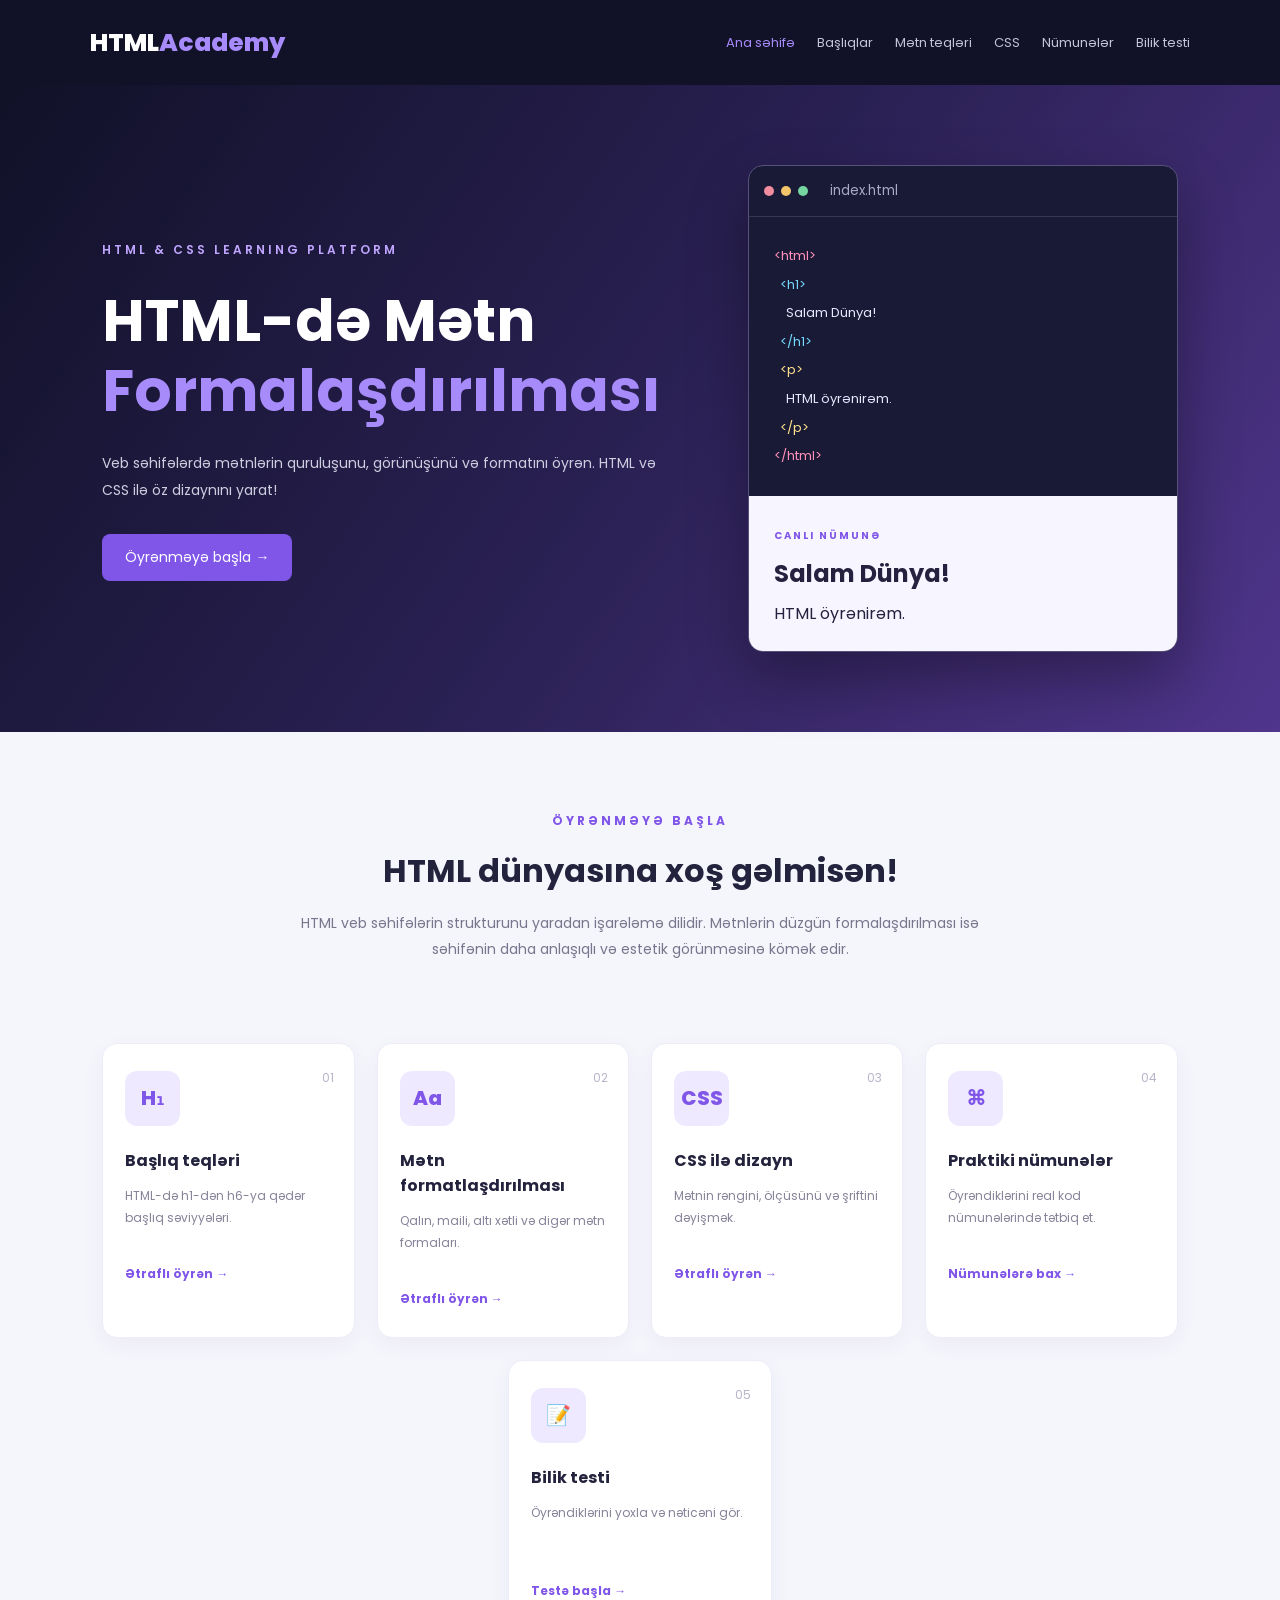
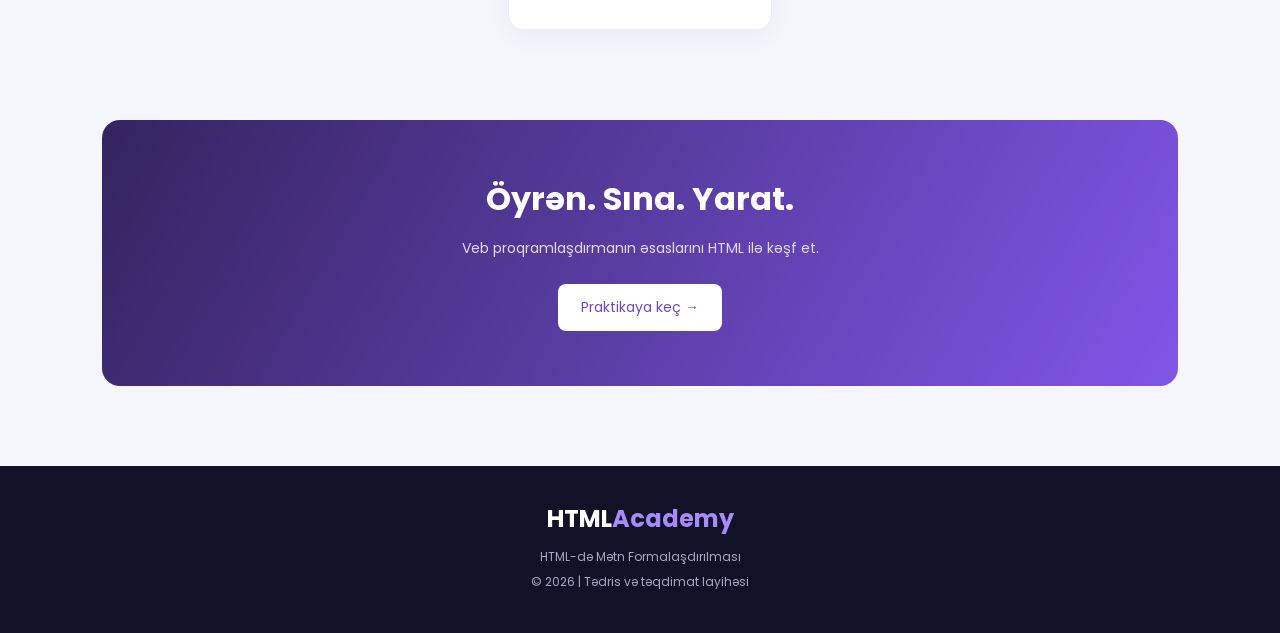
<file: index.html>
<!DOCTYPE html>
<html lang="az">
<head>
    <meta charset="UTF-8">
    <meta name="viewport" content="width=device-width, initial-scale=1.0">
    <title>HTML Academy | Ana səhifə</title>
    <link rel="stylesheet" href="stil.css">
</head>
<body>

<header class="header">
    <a href="index.html" class="logo">HTML<span>Academy</span></a>

    <nav>
        <a href="index.html" class="active">Ana səhifə</a>
        <a href="headings.html">Başlıqlar</a>
        <a href="formatting.html">Mətn teqləri</a>
        <a href="css.html">CSS</a>
        <a href="examples.html">Nümunələr</a>
        <a href="test.html">Bilik testi</a>
    </nav>
</header>

<section class="hero">
    <div class="hero-content">
        <span class="label">HTML & CSS LEARNING PLATFORM</span>

        <h1>
            HTML-də Mətn
            <span>Formalaşdırılması</span>
        </h1>

        <p>
            Veb səhifələrdə mətnlərin quruluşunu,
            görünüşünü və formatını öyrən.
            HTML və CSS ilə öz dizaynını yarat!
        </p>

        <a href="headings.html" class="btn">
            Öyrənməyə başla →
        </a>
    </div>

    <div class="hero-visual">
        <div class="code-window">
            <div class="window-top">
                <span></span><span></span><span></span>
                <small>index.html</small>
            </div>

            <div class="code-content">
                <p><span class="pink">&lt;html&gt;</span></p>
                <p>&nbsp;&nbsp;<span class="blue">&lt;h1&gt;</span></p>
                <p>&nbsp;&nbsp;&nbsp;&nbsp;Salam Dünya!</p>
                <p>&nbsp;&nbsp;<span class="blue">&lt;/h1&gt;</span></p>
                <p>&nbsp;&nbsp;<span class="yellow">&lt;p&gt;</span></p>
                <p>&nbsp;&nbsp;&nbsp;&nbsp;HTML öyrənirəm.</p>
                <p>&nbsp;&nbsp;<span class="yellow">&lt;/p&gt;</span></p>
                <p><span class="pink">&lt;/html&gt;</span></p>
            </div>

            <div class="code-result">
                <small>CANLI NÜMUNƏ</small>
                <h2>Salam Dünya!</h2>
                <p>HTML öyrənirəm.</p>
            </div>
        </div>
    </div>

</section>


<section class="intro">
    <span class="section-label">ÖYRƏNMƏYƏ BAŞLA</span>
    <h2>HTML dünyasına xoş gəlmisən!</h2>
    <p class="intro-text">
        HTML veb səhifələrin strukturunu yaradan
        işarələmə dilidir. Mətnlərin düzgün
        formalaşdırılması isə səhifənin daha
        anlaşıqlı və estetik görünməsinə kömək edir.
    </p>
</section>

<section class="topics">
    <a href="headings.html" class="topic-card">
        <div class="topic-icon">H₁</div>
        <span class="number">01</span>
        <h3>Başlıq teqləri</h3>
        <p>HTML-də h1-dən h6-ya qədər başlıq səviyyələri.</p>
        <span class="card-link">Ətraflı öyrən →</span>
    </a>

    <a href="formatting.html" class="topic-card">
        <div class="topic-icon">Aa</div>
        <span class="number">02</span>
        <h3>Mətn formatlaşdırılması</h3>
        <p>Qalın, maili, altı xətli və digər mətn formaları.</p>
        <span class="card-link">Ətraflı öyrən →</span>
    </a>

    <a href="css.html" class="topic-card">
        <div class="topic-icon">CSS</div>
        <span class="number">03</span>
        <h3>CSS ilə dizayn</h3>
        <p>Mətnin rəngini, ölçüsünü və şriftini dəyişmək.</p>
        <span class="card-link">Ətraflı öyrən →</span>
    </a>

    <a href="examples.html" class="topic-card">
        <div class="topic-icon">⌘</div>
        <span class="number">04</span>
        <h3>Praktiki nümunələr</h3>
        <p>Öyrəndiklərini real kod nümunələrində tətbiq et.</p>
        <span class="card-link">Nümunələrə bax →</span>
    </a>

    <a href="test.html" class="topic-card">
    <div class="topic-icon">📝</div>
    <span class="number">05</span>
    <h3>Bilik testi</h3>
    <p>Öyrəndiklərini yoxla və nəticəni gör.</p>
    <span class="card-link">Testə başla →</span>
</a>

</section>

<section class="banner">
    <h2>Öyrən. Sına. Yarat.</h2>
    <p>Veb proqramlaşdırmanın əsaslarını HTML ilə kəşf et.</p>
    <a href="examples.html" class="btn">Praktikaya keç →</a>
</section>

<footer>
    <h3>HTML<span>Academy</span></h3>
    <p>HTML-də Mətn Formalaşdırılması</p>
    <p>© 2026 | Tədris və təqdimat layihəsi</p>
</footer>

</body>
</html>
</file>
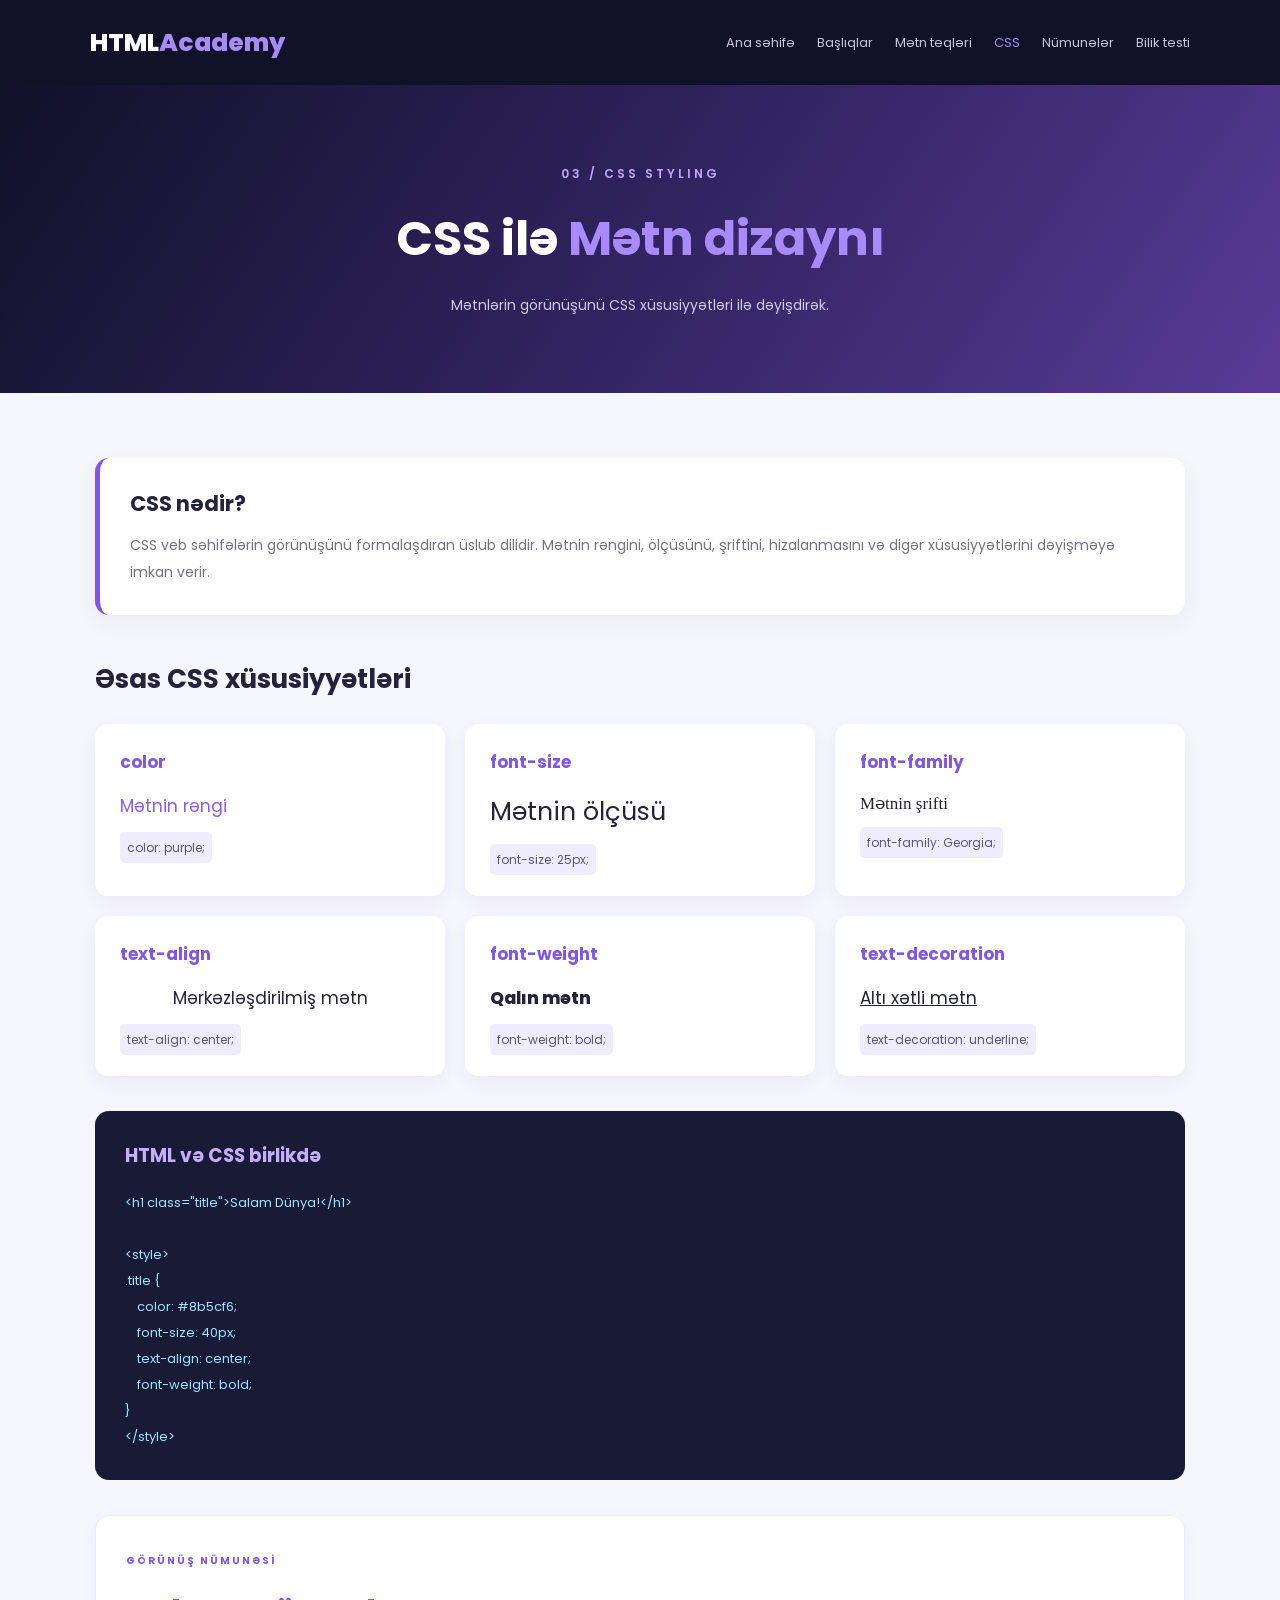
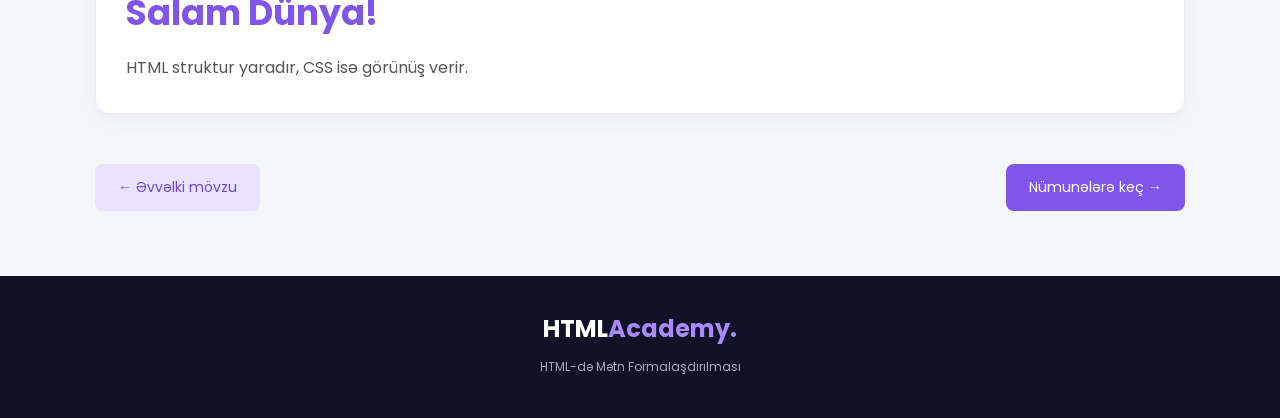
<file: css.html>
<!DOCTYPE html>
<html lang="az">
<head>
    <meta charset="UTF-8">
    <meta name="viewport" content="width=device-width, initial-scale=1.0">
    <title>CSS ilə mətn dizaynı | HTML Academy</title>
    <link rel="stylesheet" href="stil.css">
</head>
<body>

<header class="header">
    <a href="index.html" class="logo">HTML<span>Academy</span></a>
    <nav>
        <a href="index.html">Ana səhifə</a>
        <a href="headings.html">Başlıqlar</a>
        <a href="formatting.html">Mətn teqləri</a>
        <a href="css.html" class="active">CSS</a>
        <a href="examples.html">Nümunələr</a>
        <a href="test.html">Bilik testi</a>
    </nav>
</header>

<section class="page-hero">
    <span class="label">03 / CSS STYLING</span>
    <h1>CSS ilə <span>Mətn dizaynı</span></h1>
    <p>Mətnlərin görünüşünü CSS xüsusiyyətləri ilə dəyişdirək.</p>
</section>

<main class="content">

    <div class="info-box">
        <h2>CSS nədir?</h2>
        <p>
            CSS veb səhifələrin görünüşünü formalaşdıran
            üslub dilidir. Mətnin rəngini, ölçüsünü,
            şriftini, hizalanmasını və digər xüsusiyyətlərini
            dəyişməyə imkan verir.
        </p>
    </div>

    <h2 class="content-title">Əsas CSS xüsusiyyətləri</h2>

    <div class="css-features">
        <div class="feature">
            <h3>color</h3>
            <p style="color:#8b5cf6">Mətnin rəngi</p>
            <code>color: purple;</code>
        </div>

        <div class="feature">
            <h3>font-size</h3>
            <p style="font-size:25px">Mətnin ölçüsü</p>
            <code>font-size: 25px;</code>
        </div>

        <div class="feature">
            <h3>font-family</h3>
            <p style="font-family:Georgia">Mətnin şrifti</p>
            <code>font-family: Georgia;</code>
        </div>

        <div class="feature">
            <h3>text-align</h3>
            <p style="text-align:center">Mərkəzləşdirilmiş mətn</p>
            <code>text-align: center;</code>
        </div>

        <div class="feature">
            <h3>font-weight</h3>
            <p style="font-weight:800">Qalın mətn</p>
            <code>font-weight: bold;</code>
        </div>

        <div class="feature">
            <h3>text-decoration</h3>
            <p style="text-decoration:underline">Altı xətli mətn</p>
            <code>text-decoration: underline;</code>
        </div>
    </div>

    <div class="code-box">
        <h3>HTML və CSS birlikdə</h3>
        <pre><code>&lt;h1 class="title"&gt;Salam Dünya!&lt;/h1&gt;

&lt;style&gt;
.title {
    color: #8b5cf6;
    font-size: 40px;
    text-align: center;
    font-weight: bold;
}
&lt;/style&gt;</code></pre>
    </div>

    <div class="result-box">
        <span>GÖRÜNÜŞ NÜMUNƏSİ</span>
        <h1>Salam Dünya!</h1>
        <p>HTML struktur yaradır, CSS isə görünüş verir.</p>
    </div>

    <div class="page-navigation">
        <a href="formatting.html" class="btn secondary">← Əvvəlki mövzu</a>
        <a href="examples.html" class="btn">Nümunələrə keç →</a>
    </div>

</main>

<footer>
    <h3>HTML<span>Academy.</span></h3>
    <p>HTML-də Mətn Formalaşdırılması</p>
</footer>

</body>
</html>
</file>
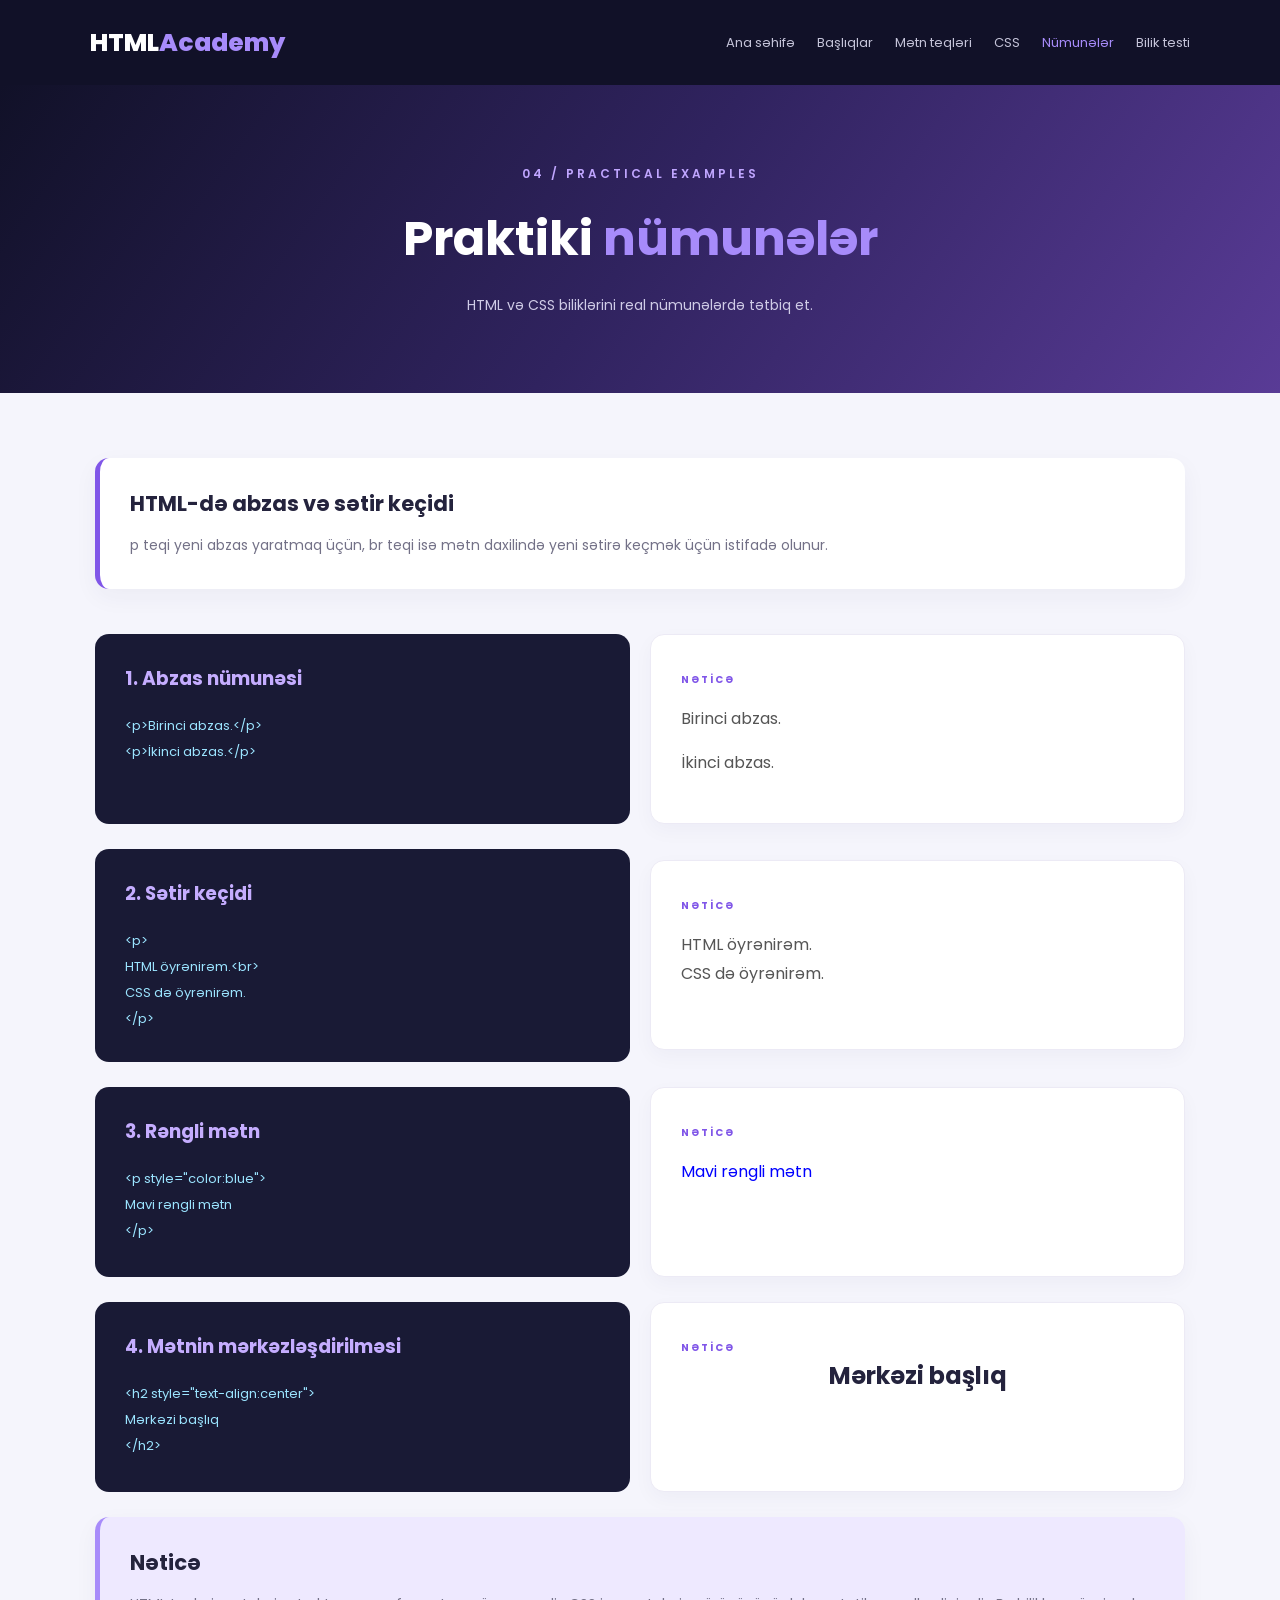
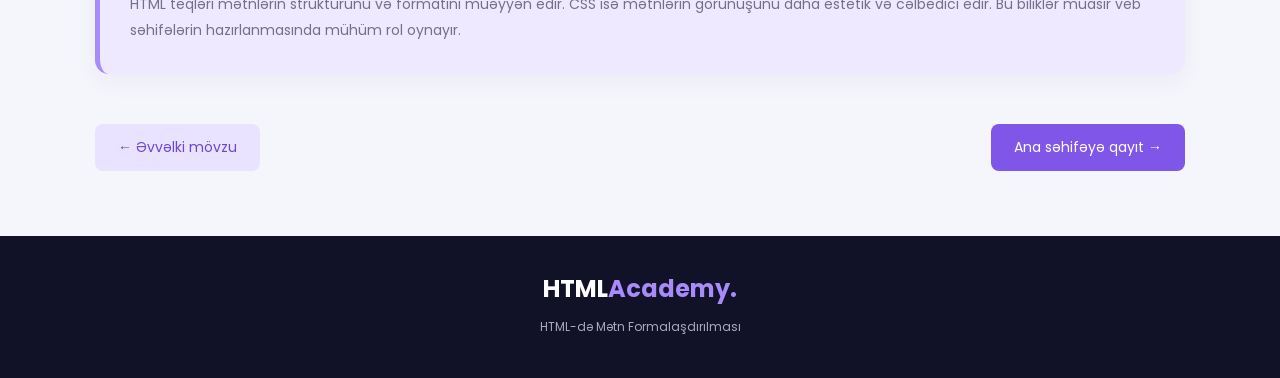
<file: examples.html>
<!DOCTYPE html>
<html lang="az">
<head>
    <meta charset="UTF-8">
    <meta name="viewport" content="width=device-width, initial-scale=1.0">
    <title>Praktiki nümunələr | HTML Academy</title>
    <link rel="stylesheet" href="stil.css">
</head>
<body>

<header class="header">
    <a href="index.html" class="logo">HTML<span>Academy</span></a>
    <nav>
        <a href="index.html">Ana səhifə</a>
        <a href="headings.html">Başlıqlar</a>
        <a href="formatting.html">Mətn teqləri</a>
        <a href="css.html">CSS</a>
        <a href="examples.html" class="active">Nümunələr</a>
        <a href="test.html">Bilik testi</a>
    </nav>
</header>

<section class="page-hero">
    <span class="label">04 / PRACTICAL EXAMPLES</span>
    <h1>Praktiki <span>nümunələr</span></h1>
    <p>HTML və CSS biliklərini real nümunələrdə tətbiq et.</p>
</section>

<main class="content">

    <div class="info-box">
        <h2>HTML-də abzas və sətir keçidi</h2>
        <p>
            p teqi yeni abzas yaratmaq üçün,
            br teqi isə mətn daxilində yeni sətirə
            keçmək üçün istifadə olunur.
        </p>
    </div>

    <div class="example-layout">
        <div class="code-box">
            <h3>1. Abzas nümunəsi</h3>
            <pre><code>&lt;p&gt;Birinci abzas.&lt;/p&gt;
&lt;p&gt;İkinci abzas.&lt;/p&gt;</code></pre>
        </div>

        <div class="result-box">
            <span>NƏTİCƏ</span>
            <p>Birinci abzas.</p>
            <p>İkinci abzas.</p>
        </div>
    </div>

    <div class="example-layout">
        <div class="code-box">
            <h3>2. Sətir keçidi</h3>
            <pre><code>&lt;p&gt;
HTML öyrənirəm.&lt;br&gt;
CSS də öyrənirəm.
&lt;/p&gt;</code></pre>
        </div>

        <div class="result-box">
            <span>NƏTİCƏ</span>
            <p>HTML öyrənirəm.<br>CSS də öyrənirəm.</p>
        </div>
    </div>

    <div class="example-layout">
        <div class="code-box">
            <h3>3. Rəngli mətn</h3>
            <pre><code>&lt;p style="color:blue"&gt;
Mavi rəngli mətn
&lt;/p&gt;</code></pre>
        </div>

        <div class="result-box">
            <span>NƏTİCƏ</span>
            <p style="color:blue">Mavi rəngli mətn</p>
        </div>
    </div>

    <div class="example-layout">
        <div class="code-box">
            <h3>4. Mətnin mərkəzləşdirilməsi</h3>
            <pre><code>&lt;h2 style="text-align:center"&gt;
Mərkəzi başlıq
&lt;/h2&gt;</code></pre>
        </div>

        <div class="result-box">
            <span>NƏTİCƏ</span>
            <h2 style="text-align:center">Mərkəzi başlıq</h2>
        </div>
    </div>

    <div class="info-box purple-box">
        <h2>Nəticə</h2>
        <p>
            HTML teqləri mətnlərin strukturunu və
            formatını müəyyən edir. CSS isə mətnlərin
            görünüşünü daha estetik və cəlbedici edir.
            Bu biliklər müasir veb səhifələrin
            hazırlanmasında mühüm rol oynayır.
        </p>
    </div>

    <div class="page-navigation">
        <a href="css.html" class="btn secondary">← Əvvəlki mövzu</a>
        <a href="index.html" class="btn">Ana səhifəyə qayıt →</a>
    </div>

</main>

<footer>
    <h3>HTML<span>Academy.</span></h3>
    <p>HTML-də Mətn Formalaşdırılması</p>
</footer>

</body>
</html>
</file>
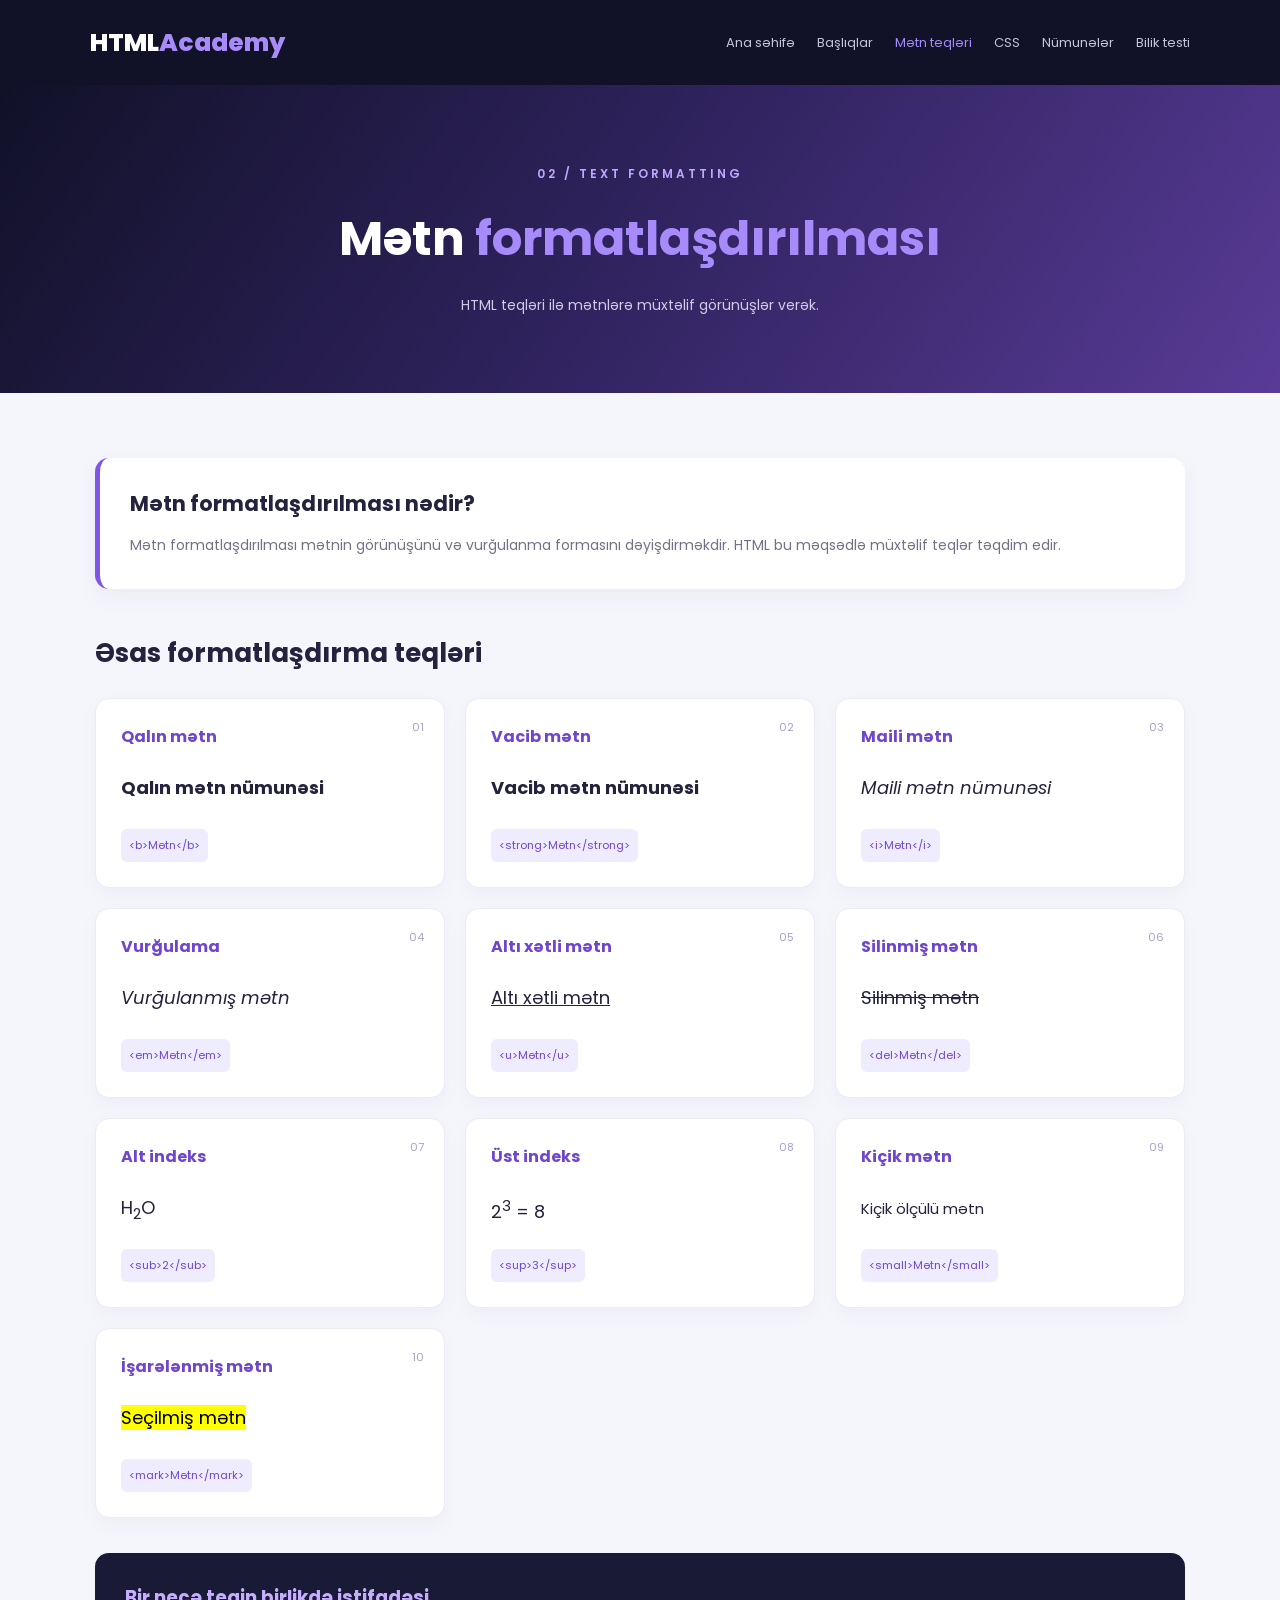
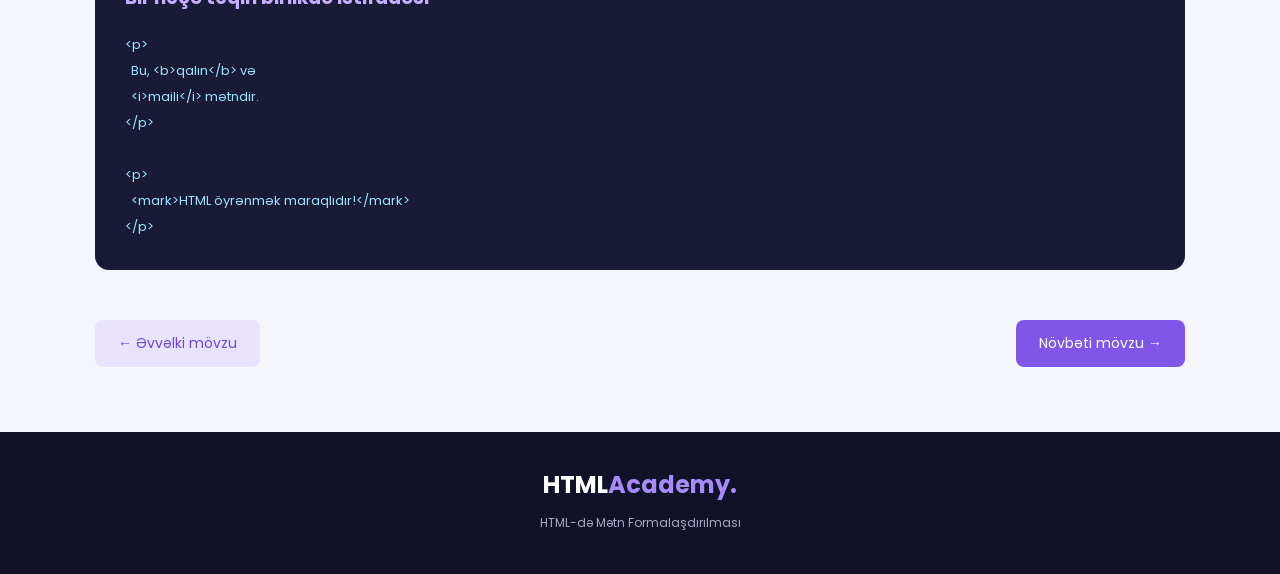
<file: formatting.html>
<!DOCTYPE html>
<html lang="az">
<head>
    <meta charset="UTF-8">
    <meta name="viewport" content="width=device-width, initial-scale=1.0">
    <title>Mətn formatlaşdırılması | HTML Academy</title>
    <link rel="stylesheet" href="stil.css">
</head>
<body>

<header class="header">
    <a href="index.html" class="logo">HTML<span>Academy</span></a>
    <nav>
        <a href="index.html">Ana səhifə</a>
        <a href="headings.html">Başlıqlar</a>
        <a href="formatting.html" class="active">Mətn teqləri</a>
        <a href="css.html">CSS</a>
        <a href="examples.html">Nümunələr</a>
        <a href="test.html">Bilik testi</a>
    </nav>
</header>

<section class="page-hero">
    <span class="label">02 / TEXT FORMATTING</span>
    <h1>Mətn <span>formatlaşdırılması</span></h1>
    <p>HTML teqləri ilə mətnlərə müxtəlif görünüşlər verək.</p>
</section>

<main class="content">
    <div class="info-box">
        <h2>Mətn formatlaşdırılması nədir?</h2>
        <p>
            Mətn formatlaşdırılması mətnin görünüşünü
            və vurğulanma formasını dəyişdirməkdir.
            HTML bu məqsədlə müxtəlif teqlər təqdim edir.
        </p>
    </div>

    <h2 class="content-title">Əsas formatlaşdırma teqləri</h2>

    <div class="format-grid">

        <div class="format-card">
            <span class="tag-number">01</span>
            <h3>Qalın mətn</h3>
            <p><b>Qalın mətn nümunəsi</b></p>
            <code>&lt;b&gt;Mətn&lt;/b&gt;</code>
        </div>

        <div class="format-card">
            <span class="tag-number">02</span>
            <h3>Vacib mətn</h3>
            <p><strong>Vacib mətn nümunəsi</strong></p>
            <code>&lt;strong&gt;Mətn&lt;/strong&gt;</code>
        </div>

        <div class="format-card">
            <span class="tag-number">03</span>
            <h3>Maili mətn</h3>
            <p><i>Maili mətn nümunəsi</i></p>
            <code>&lt;i&gt;Mətn&lt;/i&gt;</code>
        </div>

        <div class="format-card">
            <span class="tag-number">04</span>
            <h3>Vurğulama</h3>
            <p><em>Vurğulanmış mətn</em></p>
            <code>&lt;em&gt;Mətn&lt;/em&gt;</code>
        </div>

        <div class="format-card">
            <span class="tag-number">05</span>
            <h3>Altı xətli mətn</h3>
            <p><u>Altı xətli mətn</u></p>
            <code>&lt;u&gt;Mətn&lt;/u&gt;</code>
        </div>

        <div class="format-card">
            <span class="tag-number">06</span>
            <h3>Silinmiş mətn</h3>
            <p><del>Silinmiş mətn</del></p>
            <code>&lt;del&gt;Mətn&lt;/del&gt;</code>
        </div>

        <div class="format-card">
            <span class="tag-number">07</span>
            <h3>Alt indeks</h3>
            <p>H<sub>2</sub>O</p>
            <code>&lt;sub&gt;2&lt;/sub&gt;</code>
        </div>

        <div class="format-card">
            <span class="tag-number">08</span>
            <h3>Üst indeks</h3>
            <p>2<sup>3</sup> = 8</p>
            <code>&lt;sup&gt;3&lt;/sup&gt;</code>
        </div>

        <div class="format-card">
            <span class="tag-number">09</span>
            <h3>Kiçik mətn</h3>
            <p><small>Kiçik ölçülü mətn</small></p>
            <code>&lt;small&gt;Mətn&lt;/small&gt;</code>
        </div>

        <div class="format-card">
            <span class="tag-number">10</span>
            <h3>İşarələnmiş mətn</h3>
            <p><mark>Seçilmiş mətn</mark></p>
            <code>&lt;mark&gt;Mətn&lt;/mark&gt;</code>
        </div>

    </div>

    <div class="code-box">
        <h3>Bir neçə teqin birlikdə istifadəsi</h3>
        <pre><code>&lt;p&gt;
  Bu, &lt;b&gt;qalın&lt;/b&gt; və
  &lt;i&gt;maili&lt;/i&gt; mətndir.
&lt;/p&gt;

&lt;p&gt;
  &lt;mark&gt;HTML öyrənmək maraqlıdır!&lt;/mark&gt;
&lt;/p&gt;</code></pre>
    </div>

    <div class="page-navigation">
        <a href="headings.html" class="btn secondary">← Əvvəlki mövzu</a>
        <a href="css.html" class="btn">Növbəti mövzu →</a>
    </div>
</main>

<footer>
    <h3>HTML<span>Academy.</span></h3>
    <p>HTML-də Mətn Formalaşdırılması</p>
</footer>

</body>
</html>
</file>
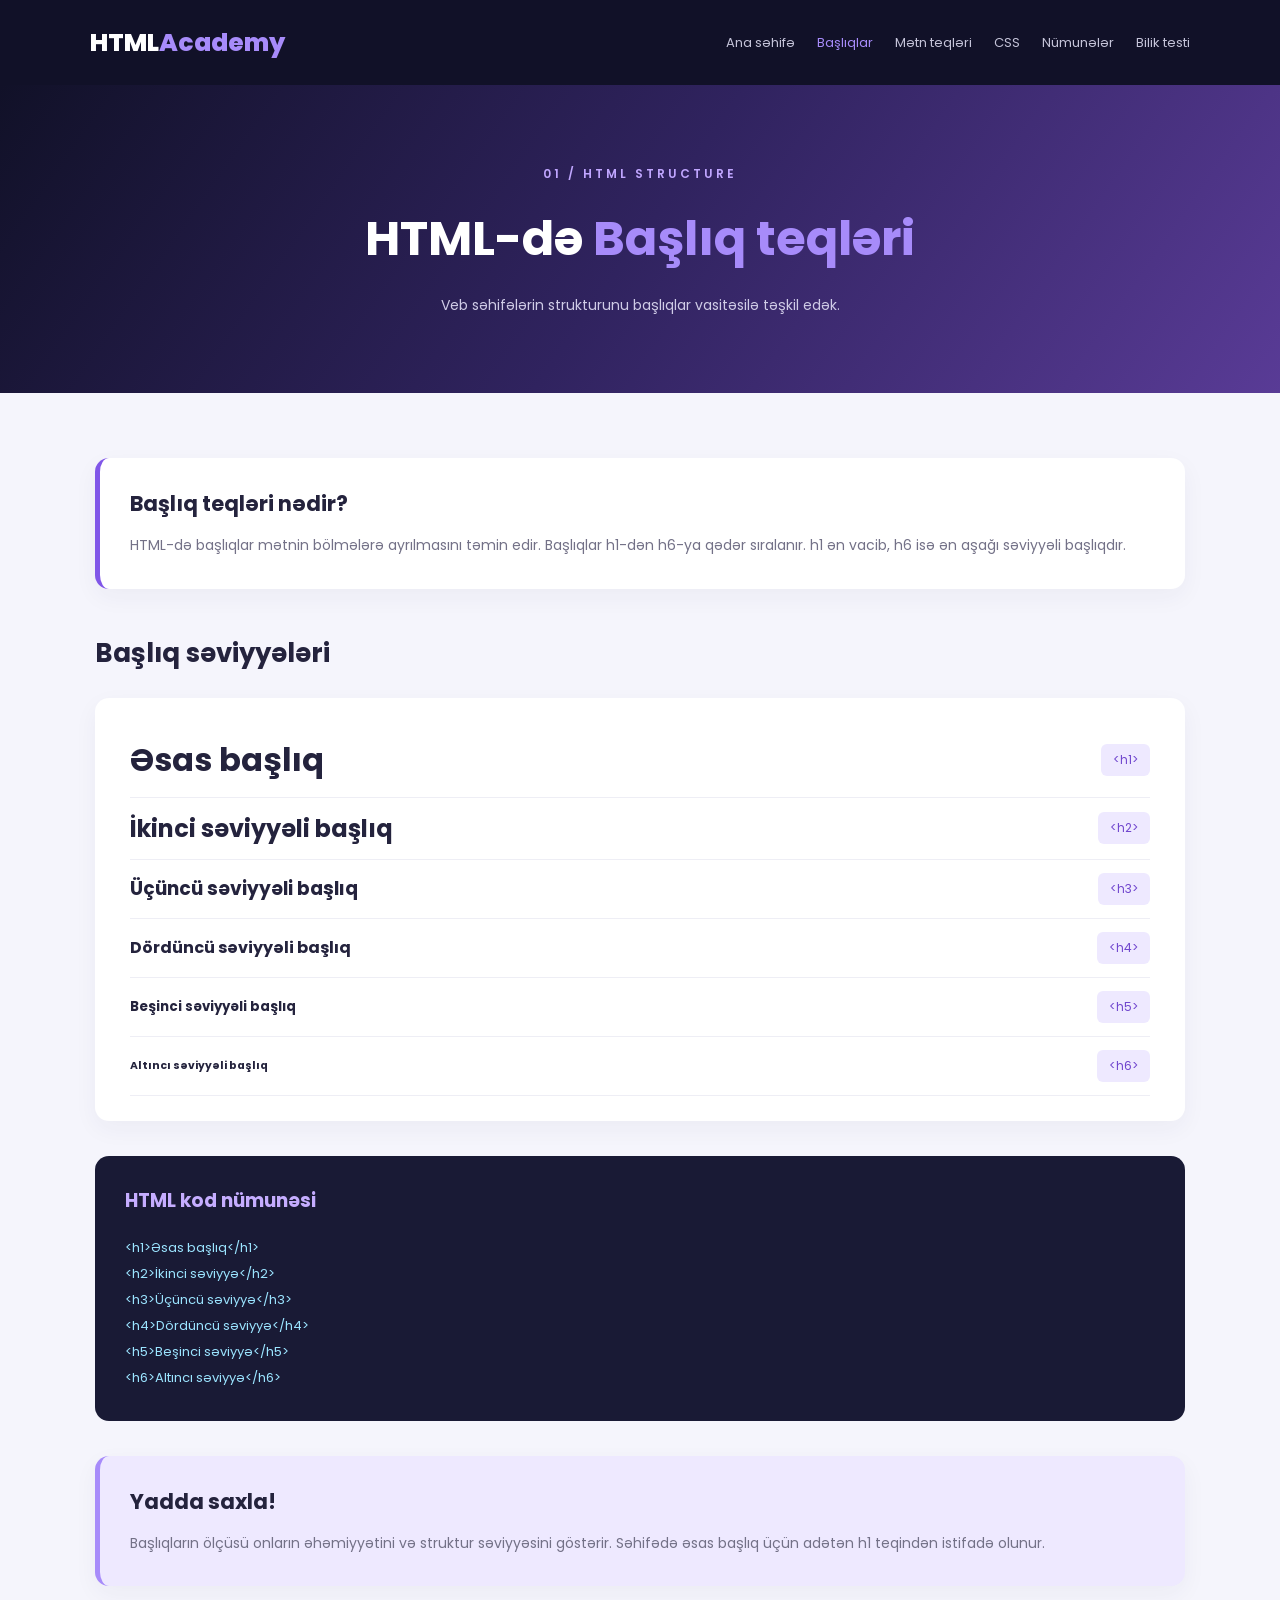
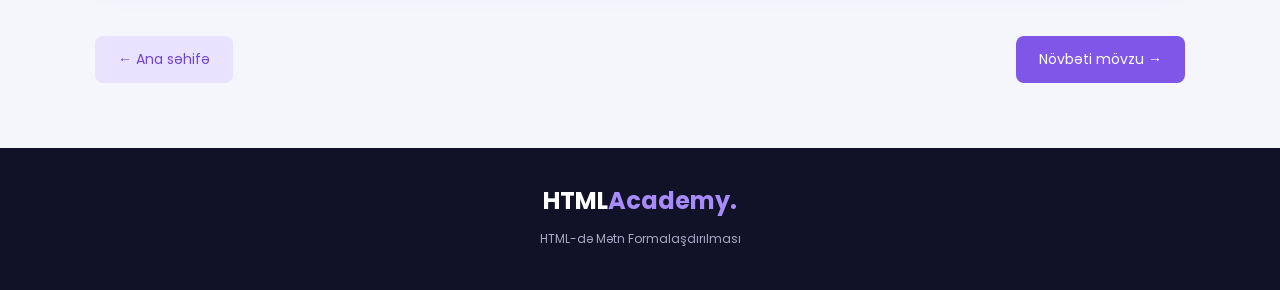
<file: headings.html>
<!DOCTYPE html>
<html lang="az">
<head>
    <meta charset="UTF-8">
    <meta name="viewport" content="width=device-width, initial-scale=1.0">
    <title>Başlıq teqləri | HTML Academy</title>
    <link rel="stylesheet" href="stil.css">
</head>
<body>

<header class="header">
    <a href="index.html" class="logo">HTML<span>Academy</span></a>
    <nav>
        <a href="index.html">Ana səhifə</a>
        <a href="headings.html" class="active">Başlıqlar</a>
        <a href="formatting.html">Mətn teqləri</a>
        <a href="css.html">CSS</a>
        <a href="examples.html">Nümunələr</a>
        <a href="test.html">Bilik testi</a>
    </nav>
</header>

<section class="page-hero">
    <span class="label">01 / HTML STRUCTURE</span>
    <h1>HTML-də <span>Başlıq teqləri</span></h1>
    <p>Veb səhifələrin strukturunu başlıqlar vasitəsilə təşkil edək.</p>
</section>

<main class="content">
    <div class="info-box">
        <h2>Başlıq teqləri nədir?</h2>
        <p>
            HTML-də başlıqlar mətnin bölmələrə ayrılmasını
            təmin edir. Başlıqlar h1-dən h6-ya qədər
            sıralanır. h1 ən vacib, h6 isə ən aşağı
            səviyyəli başlıqdır.
        </p>
    </div>

    <h2 class="content-title">Başlıq səviyyələri</h2>

    <div class="heading-demo">
        <div><h1>Əsas başlıq</h1><code>&lt;h1&gt;</code></div>
        <div><h2>İkinci səviyyəli başlıq</h2><code>&lt;h2&gt;</code></div>
        <div><h3>Üçüncü səviyyəli başlıq</h3><code>&lt;h3&gt;</code></div>
        <div><h4>Dördüncü səviyyəli başlıq</h4><code>&lt;h4&gt;</code></div>
        <div><h5>Beşinci səviyyəli başlıq</h5><code>&lt;h5&gt;</code></div>
        <div><h6>Altıncı səviyyəli başlıq</h6><code>&lt;h6&gt;</code></div>
    </div>

    <div class="code-box">
        <h3>HTML kod nümunəsi</h3>
        <pre><code>&lt;h1&gt;Əsas başlıq&lt;/h1&gt;
&lt;h2&gt;İkinci səviyyə&lt;/h2&gt;
&lt;h3&gt;Üçüncü səviyyə&lt;/h3&gt;
&lt;h4&gt;Dördüncü səviyyə&lt;/h4&gt;
&lt;h5&gt;Beşinci səviyyə&lt;/h5&gt;
&lt;h6&gt;Altıncı səviyyə&lt;/h6&gt;</code></pre>
    </div>

    <div class="info-box purple-box">
        <h3>Yadda saxla!</h3>
        <p>
            Başlıqların ölçüsü onların əhəmiyyətini
            və struktur səviyyəsini göstərir.
            Səhifədə əsas başlıq üçün adətən h1
            teqindən istifadə olunur.
        </p>
    </div>

    <div class="page-navigation">
        <a href="index.html" class="btn secondary">← Ana səhifə</a>
        <a href="formatting.html" class="btn">Növbəti mövzu →</a>
    </div>
</main>

<footer>
    <h3>HTML<span>Academy.</span></h3>
    <p>HTML-də Mətn Formalaşdırılması</p>
</footer>

</body>
</html>
</file>
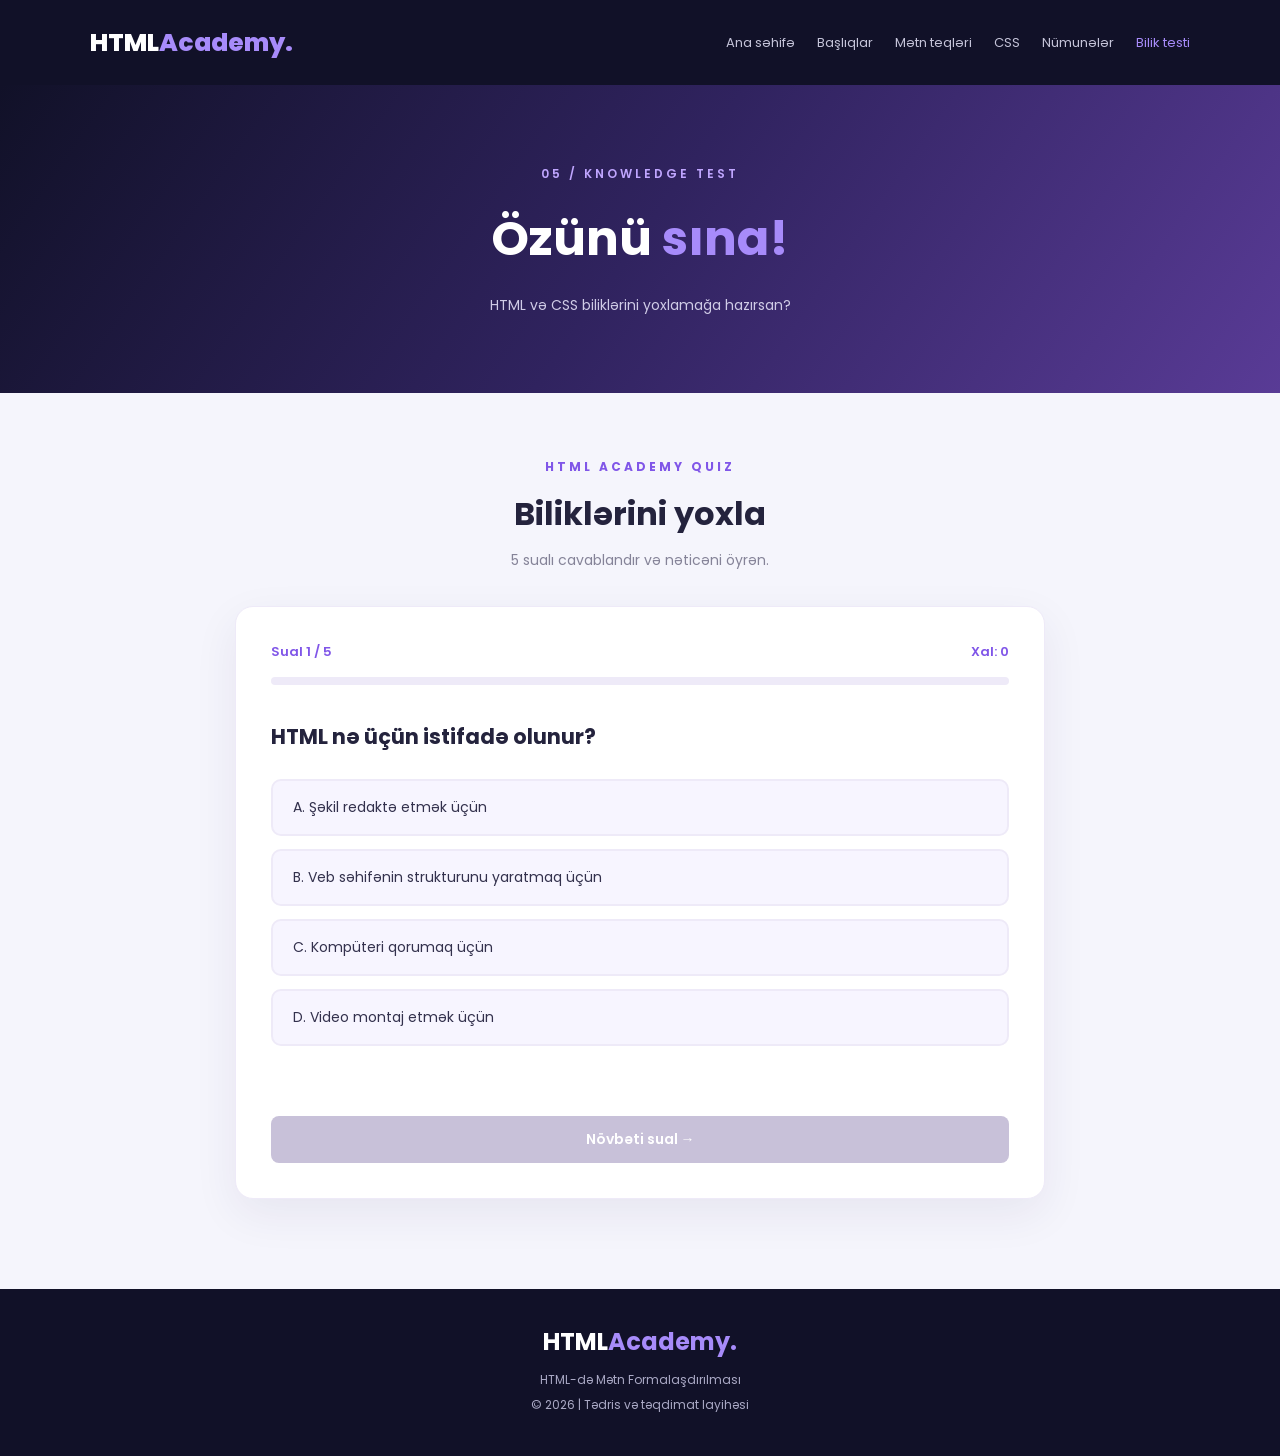
<file: test.html>
<!DOCTYPE html>
<html lang="az">
<head>
    <meta charset="UTF-8">
    <meta name="viewport" content="width=device-width, initial-scale=1.0">
    <title>HTML Bilik Testi | HTML Academy</title>
    <link rel="stylesheet" href="stil.css">
</head>
<body>

<header class="header">
    <a href="index.html" class="logo">HTML<span>Academy.</span></a>

    <nav>
        <a href="index.html">Ana səhifə</a>
        <a href="headings.html">Başlıqlar</a>
        <a href="formatting.html">Mətn teqləri</a>
        <a href="css.html">CSS</a>
        <a href="examples.html">Nümunələr</a>
        <a href="test.html" class="active">Bilik testi</a>
    </nav>
</header>

<section class="page-hero">
    <span class="label">05 / KNOWLEDGE TEST</span>
    <h1>Özünü <span>sına!</span></h1>
    <p>HTML və CSS biliklərini yoxlamağa hazırsan?</p>
</section>

<main class="quiz-container">

    <div class="quiz-heading">
        <span class="quiz-label">HTML ACADEMY QUIZ</span>
        <h2>Biliklərini yoxla</h2>
        <p>5 sualı cavablandır və nəticəni öyrən.</p>
    </div>

    <div class="quiz-card" id="quiz">

        <div class="quiz-info">
            <span id="question-number">Sual 1 / 5</span>
            <span id="score">Xal: 0</span>
        </div>

        <div class="progress-bg">
            <div class="progress-fill" id="progress"></div>
        </div>

        <h3 id="question">Sual burada görünəcək</h3>

        <div class="answers" id="answers"></div>

        <p id="feedback" class="feedback"></p>

        <button id="next-btn" class="btn next-btn" disabled>
            Növbəti sual →
        </button>

    </div>

    <div class="result-card" id="result" hidden>
        <div class="result-icon">🏆</div>
        <h2>Test tamamlandı!</h2>

        <p id="result-message"></p>

        <div class="result-score">
            <span id="final-score">0 / 5</span>
            <small>Düzgün cavab</small>
        </div>

        <p id="percentage"></p>

        <button class="btn" onclick="restartQuiz()">
            Yenidən başla ↻
        </button>

        <a href="index.html" class="btn secondary">
            Ana səhifəyə qayıt
        </a>
    </div>

</main>

<footer>
    <h3>HTML<span>Academy.</span></h3>
    <p>HTML-də Mətn Formalaşdırılması</p>
    <p>© 2026 | Tədris və təqdimat layihəsi</p>
</footer>

<script src="test.js"></script>


</body>
</html>
</file>
<file: stil.css>
@import url('https://fonts.googleapis.com/css2?family=Poppins:wght@300;400;500;600;700;800&display=swap');

* {
    margin: 0;
    padding: 0;
    box-sizing: border-box;
    font-family: 'Poppins', sans-serif;
}

html {
    scroll-behavior: smooth;
}

body {
    background: #f5f5fc;
    color: #24233d;
}

/* HEADER */

.header {
    min-height: 85px;
    padding: 15px 7%;
    background: #111128;
    display: flex;
    align-items: center;
    justify-content: space-between;
    gap: 20px;
    position: sticky;
    top: 0;
    z-index: 100;
}

.logo {
    color: white;
    font-size: 25px;
    font-weight: 800;
    text-decoration: none;
}

.logo span,
footer span {
    color: #a78bfa;
}

nav {
    display: flex;
    align-items: center;
    flex-wrap: wrap;
    gap: 22px;
}

nav a {
    text-decoration: none;
    color: #c5c4d9;
    font-size: 13px;
    transition: .3s;
}

nav a:hover,
nav a.active {
    color: #a78bfa;
}

/* BUTTONS */

.btn {
    display: inline-block;
    padding: 13px 23px;
    background: #8056e8;
    color: white;
    border-radius: 8px;
    text-decoration: none;
    font-size: 14px;
    transition: .3s;
}

.btn:hover {
    background: #6840cb;
    transform: translateY(-4px);
    box-shadow: 0 8px 20px #8056e844;
}

.btn.secondary {
    background: #e9e3ff;
    color: #7046ce;
}

.btn.secondary:hover {
    background: #d9ceff;
}

/* HOME HERO */

.hero {
    min-height: 580px;
    padding: 80px 8%;
    display: flex;
    align-items: center;
    justify-content: space-between;
    gap: 50px;
    background: linear-gradient(125deg, #111128, #292052, #50358c);
    color: white;
}

.hero-content {
    max-width: 570px;
}

.label {
    color: #c0a6ff;
    letter-spacing: 3px;
    font-size: 12px;
    font-weight: 600;
}

.hero h1 {
    font-size: clamp(38px, 5vw, 58px);
    line-height: 1.2;
    margin: 25px 0;
}

.hero h1 span,
.page-hero h1 span {
    color: #a78bfa;
}

.hero-content p {
    color: #cecee1;
    line-height: 1.9;
    margin-bottom: 30px;
    font-size: 14px;
}

/* CODE WINDOW */

.hero-visual {
    width: 430px;
    max-width: 100%;
}

.code-window {
    background: #191a35;
    border: 1px solid #56517b;
    border-radius: 15px;
    overflow: hidden;
    box-shadow: 0 25px 60px #0005;
}

.window-top {
    padding: 15px;
    border-bottom: 1px solid #373750;
    display: flex;
    gap: 7px;
    align-items: center;
}

.window-top span {
    width: 10px;
    height: 10px;
    background: #f18b9e;
    border-radius: 50%;
}

.window-top span:nth-child(2) {
    background: #f3c56b;
}

.window-top span:nth-child(3) {
    background: #76d6a2;
}

.window-top small {
    margin-left: 15px;
    color: #aaa9c8;
}

.code-content {
    padding: 25px;
    color: #e8e7ff;
    font-size: 13px;
    line-height: 2.2;
}

.pink { color: #ff90b9; }
.blue { color: #76d9ff; }
.yellow { color: #ffe18c; }

.code-result {
    background: #f7f5ff;
    color: #25213e;
    padding: 25px;
}

.code-result small,
.result-box span {
    color: #8056e8;
    font-weight: 700;
    letter-spacing: 2px;
    font-size: 10px;
}

.code-result h2 {
    margin: 10px 0;
}

/* INTRO */

.intro {
    text-align: center;
    padding: 75px 10% 35px;
}

.section-label {
    color: #8056e8;
    letter-spacing: 3px;
    font-size: 12px;
    font-weight: 700;
}

.intro h2 {
    font-size: 32px;
    margin: 15px 0;
}

.intro-text {
    color: #77768c;
    max-width: 700px;
    margin: auto;
    font-size: 14px;
    line-height: 1.9;
}

/* TOPIC CARDS */

.topics {
    padding: 45px 8% 90px;
    display: grid;
    grid-template-columns: repeat(4, 1fr);
    justify-items: center;
    gap: 22px;
}

.topics {
    padding: 45px 8% 90px;
    display: grid;
    grid-template-columns: repeat(4, 1fr);
    gap: 22px;
}

/* Beşinci kartı ikinci sətrin ortasına yerləşdir */
.topic-card:last-child {
    grid-column: 2 / 4;
    width: 50%;
    justify-self: center;
}

.topic-card {
    position: relative;
    background: white;
    padding: 27px 22px;
    border-radius: 15px;
    border: 1px solid #eeecf8;
    text-decoration: none;
    color: #24233d;
    transition: .3s;
    box-shadow: 0 7px 25px #2920520b;
}

.topic-card:hover {
    transform: translateY(-9px);
    border-color: #a78bfa;
    box-shadow: 0 15px 30px #8056e822;
}

.topic-icon {
    background: #eee9ff;
    color: #8056e8;
    width: 55px;
    height: 55px;
    border-radius: 12px;
    display: grid;
    place-items: center;
    font-weight: 800;
    font-size: 20px;
    margin-bottom: 22px;
}

.number {
    position: absolute;
    right: 20px;
    top: 25px;
    color: #b8b4ca;
    font-size: 12px;
}

.topic-card h3 {
    font-size: 16px;
    margin-bottom: 12px;
}

.topic-card p {
    font-size: 12px;
    line-height: 1.8;
    color: #858398;
    min-height: 65px;
}

.card-link {
    display: inline-block;
    color: #8056e8;
    font-size: 12px;
    font-weight: 700;
    margin-top: 15px;
}

/* BANNER */

.banner {
    margin: 0 8% 80px;
    padding: 55px 20px;
    border-radius: 18px;
    text-align: center;
    color: white;
    background: linear-gradient(120deg, #34245f, #8056e8);
}

.banner h2 {
    font-size: 32px;
}

.banner p {
    margin: 15px 0 25px;
    color: #e2dafa;
    font-size: 14px;
}

.banner .btn {
    background: white;
    color: #7046ce;
}

/* INNER PAGE HERO */

.page-hero {
    padding: 75px 8%;
    text-align: center;
    background: linear-gradient(125deg, #111128, #30235f, #593b96);
    color: white;
}

.page-hero h1 {
    font-size: clamp(32px, 4vw, 48px);
    margin: 18px 0;
}

.page-hero p {
    color: #d0cce7;
    font-size: 14px;
    line-height: 1.8;
}

/* CONTENT */

.content {
    max-width: 1150px;
    padding: 65px 30px;
    margin: auto;
}

.info-box {
    padding: 30px;
    border-radius: 14px;
    background: white;
    border-left: 5px solid #8056e8;
    box-shadow: 0 8px 25px #2920520c;
    margin-bottom: 45px;
}

.info-box h2,
.info-box h3 {
    margin-bottom: 13px;
    font-size: 21px;
}

.info-box p {
    font-size: 14px;
    color: #737187;
    line-height: 1.9;
}

.purple-box {
    background: #eee9ff;
    border-left-color: #a78bfa;
}

.content-title {
    font-size: 26px;
    margin-bottom: 25px;
}

/* HEADINGS DEMO */

.heading-demo {
    background: white;
    padding: 25px 35px;
    border-radius: 14px;
    box-shadow: 0 8px 25px #2920520c;
}

.heading-demo > div {
    display: flex;
    justify-content: space-between;
    align-items: center;
    gap: 15px;
    padding: 13px 0;
    border-bottom: 1px solid #eeeef5;
}

.heading-demo code {
    background: #eee9ff;
    color: #7046ce;
    padding: 7px 12px;
    border-radius: 6px;
    font-size: 12px;
}

/* FORMAT CARDS */

.format-grid {
    display: grid;
    grid-template-columns: repeat(3, 1fr);
    gap: 20px;
}

.format-card {
    position: relative;
    background: white;
    border-radius: 14px;
    padding: 25px;
    border: 1px solid #eceaf5;
    box-shadow: 0 7px 20px #29205209;
    transition: .3s;
}

.format-card:hover {
    transform: translateY(-6px);
    border-color: #a78bfa;
}

.tag-number {
    position: absolute;
    right: 20px;
    top: 20px;
    color: #a99fc9;
    font-size: 11px;
}

.format-card h3 {
    font-size: 16px;
    margin-bottom: 25px;
    color: #7046ce;
}

.format-card p {
    font-size: 18px;
    min-height: 35px;
    margin-bottom: 20px;
}

.format-card code {
    display: inline-block;
    color: #7046ce;
    background: #f0ecff;
    padding: 8px;
    border-radius: 6px;
    font-size: 11px;
    word-break: break-word;
}

/* CSS FEATURES */

.css-features {
    display: grid;
    grid-template-columns: repeat(3, 1fr);
    gap: 20px;
}

.feature {
    background: white;
    padding: 25px;
    border-radius: 13px;
    box-shadow: 0 7px 20px #2920520b;
}

.feature h3 {
    color: #8056e8;
    font-size: 17px;
    margin-bottom: 18px;
}

.feature p {
    margin-bottom: 15px;
    font-size: 17px;
}

.feature code {
    font-size: 12px;
    color: #5d5681;
    background: #f0ecff;
    padding: 7px;
    border-radius: 5px;
}

/* CODE BOX */

.code-box {
    background: #191a35;
    color: white;
    border-radius: 14px;
    padding: 30px;
    margin: 35px 0;
    overflow-x: auto;
}

.code-box h3 {
    color: #c5adff;
    margin-bottom: 20px;
}

.code-box pre {
    white-space: pre-wrap;
    line-height: 2;
    font-size: 13px;
    color: #9be4ff;
}

/* RESULT BOX */

.result-box {
    background: white;
    border: 1px solid #eceaf5;
    border-radius: 14px;
    padding: 30px;
    margin: 25px 0;
    box-shadow: 0 7px 20px #29205209;
}

.result-box h1 {
    color: #8056e8;
    font-size: 35px;
    margin: 15px 0;
}

.result-box p {
    margin-top: 15px;
    line-height: 1.8;
    color: #555;
}

/* EXAMPLE LAYOUT */

.example-layout {
    display: grid;
    grid-template-columns: 1fr 1fr;
    gap: 20px;
    align-items: center;
    margin-bottom: 25px;
}

.example-layout .code-box {
    margin: 0;
    min-height: 190px;
}

.example-layout .result-box {
    margin: 0;
    min-height: 190px;
}

/* PAGE NAVIGATION */

.page-navigation {
    display: flex;
    justify-content: space-between;
    gap: 15px;
    margin-top: 50px;
}

/* FOOTER */

footer {
    background: #111128;
    color: white;
    padding: 35px 15px;
    text-align: center;
}

footer h3 {
    font-size: 24px;
    margin-bottom: 12px;
}

footer p {
    font-size: 12px;
    color: #aaa9c5;
    margin: 7px 0;
}

/* RESPONSIVE DESIGN */

@media (max-width: 950px) {
    .header {
        flex-direction: column;
    }

    .hero {
        flex-direction: column;
        text-align: center;
    }

    .hero-visual {
        margin-top: 20px;
    }

    .topics {
        grid-template-columns: repeat(2, 1fr);
    }

    .format-grid,
    .css-features {
        grid-template-columns: repeat(2, 1fr);
    }
}

@media (max-width: 600px) {
    nav {
        justify-content: center;
        gap: 12px;
    }

    nav a {
        font-size: 11px;
    }

    .topics,
    .format-grid,
    .css-features,
    .example-layout {
        grid-template-columns: 1fr;
    }

    .hero {
        padding: 60px 6%;
    }

    .content {
        padding: 40px 18px;
    }

    .heading-demo {
        padding: 20px;
    }

    .heading-demo > div {
        align-items: flex-start;
    }

    .heading-demo h1 {
        font-size: 25px;
    }

    .heading-demo h2 {
        font-size: 21px;
    }

    .heading-demo h3 {
        font-size: 18px;
    }

    .page-navigation {
        flex-direction: column;
    }

    .page-navigation .btn {
        text-align: center;
    }

    .banner {
        margin: 0 5% 50px;
    }
}

/* QUIZ PAGE */

.quiz-container {
    max-width: 850px;
    margin: 60px auto 90px;
    padding: 0 20px;
}

.quiz-heading {
    text-align: center;
    margin-bottom: 35px;
}

.quiz-label {
    color: #8056e8;
    font-size: 12px;
    font-weight: 700;
    letter-spacing: 3px;
}

.quiz-heading h2 {
    font-size: 32px;
    margin: 12px 0;
}

.quiz-heading p {
    color: #858398;
    font-size: 14px;
}

.quiz-card,
.result-card {
    background: white;
    border-radius: 18px;
    padding: 35px;
    box-shadow: 0 15px 45px #29205212;
    border: 1px solid #eeeaf8;
}

.quiz-info {
    display: flex;
    justify-content: space-between;
    color: #8056e8;
    font-weight: 600;
    font-size: 13px;
    margin-bottom: 15px;
}

.progress-bg {
    height: 8px;
    background: #eeeaf8;
    border-radius: 20px;
    overflow: hidden;
    margin-bottom: 35px;
}

.progress-fill {
    height: 100%;
    width: 0;
    background: linear-gradient(90deg, #8056e8, #b99aff);
    border-radius: 20px;
    transition: .4s;
}

.quiz-card h3 {
    font-size: 21px;
    margin-bottom: 25px;
    line-height: 1.6;
}

.answers {
    display: grid;
    gap: 13px;
}

.answer-btn {
    width: 100%;
    padding: 16px 20px;
    text-align: left;
    background: #f7f5ff;
    border: 2px solid #eeeaf8;
    border-radius: 10px;
    cursor: pointer;
    font-size: 14px;
    color: #33314d;
    transition: .3s;
}

.answer-btn:hover:not(:disabled) {
    border-color: #8056e8;
    background: #eee9ff;
    transform: translateX(4px);
}

.answer-btn:disabled {
    cursor: default;
}

.answer-btn.correct {
    background: #e3f8ed;
    border-color: #35b879;
    color: #187a4a;
}

.answer-btn.wrong {
    background: #ffe9e9;
    border-color: #ed6868;
    color: #bd3838;
}

.feedback {
    margin: 20px 0;
    font-size: 13px;
    font-weight: 600;
    min-height: 20px;
}

.feedback.success {
    color: #23985f;
}

.feedback.error {
    color: #dc4545;
}

.next-btn {
    width: 100%;
    border: none;
    cursor: pointer;
    margin-top: 10px;
    font-weight: 600;
}

.next-btn:disabled {
    background: #c8c1d9;
    cursor: not-allowed;
    transform: none;
    box-shadow: none;
}

.result-card {
    text-align: center;
}

.result-card[hidden],
.quiz-card[hidden] {
    display: none;
}

.result-icon {
    font-size: 65px;
    margin-bottom: 15px;
}

.result-card h2 {
    font-size: 30px;
    margin-bottom: 15px;
}

.result-card p {
    color: #77768c;
    margin: 15px 0;
    line-height: 1.8;
}

.result-score {
    background: #eee9ff;
    border-radius: 15px;
    padding: 25px;
    margin: 25px 0;
}

.result-score span {
    display: block;
    color: #8056e8;
    font-size: 45px;
    font-weight: 800;
}

.result-score small {
    color: #77768c;
}

.result-card .btn {
    margin: 8px;
    border: none;
    cursor: pointer;
}

@media (max-width: 600px) {
    .quiz-card,
    .result-card {
        padding: 22px;
    }

    .quiz-heading h2 {
        font-size: 26px;
    }

    .quiz-card h3 {
        font-size: 18px;
    }

    .answer-btn {
        font-size: 13px;
    }
}
</file>
